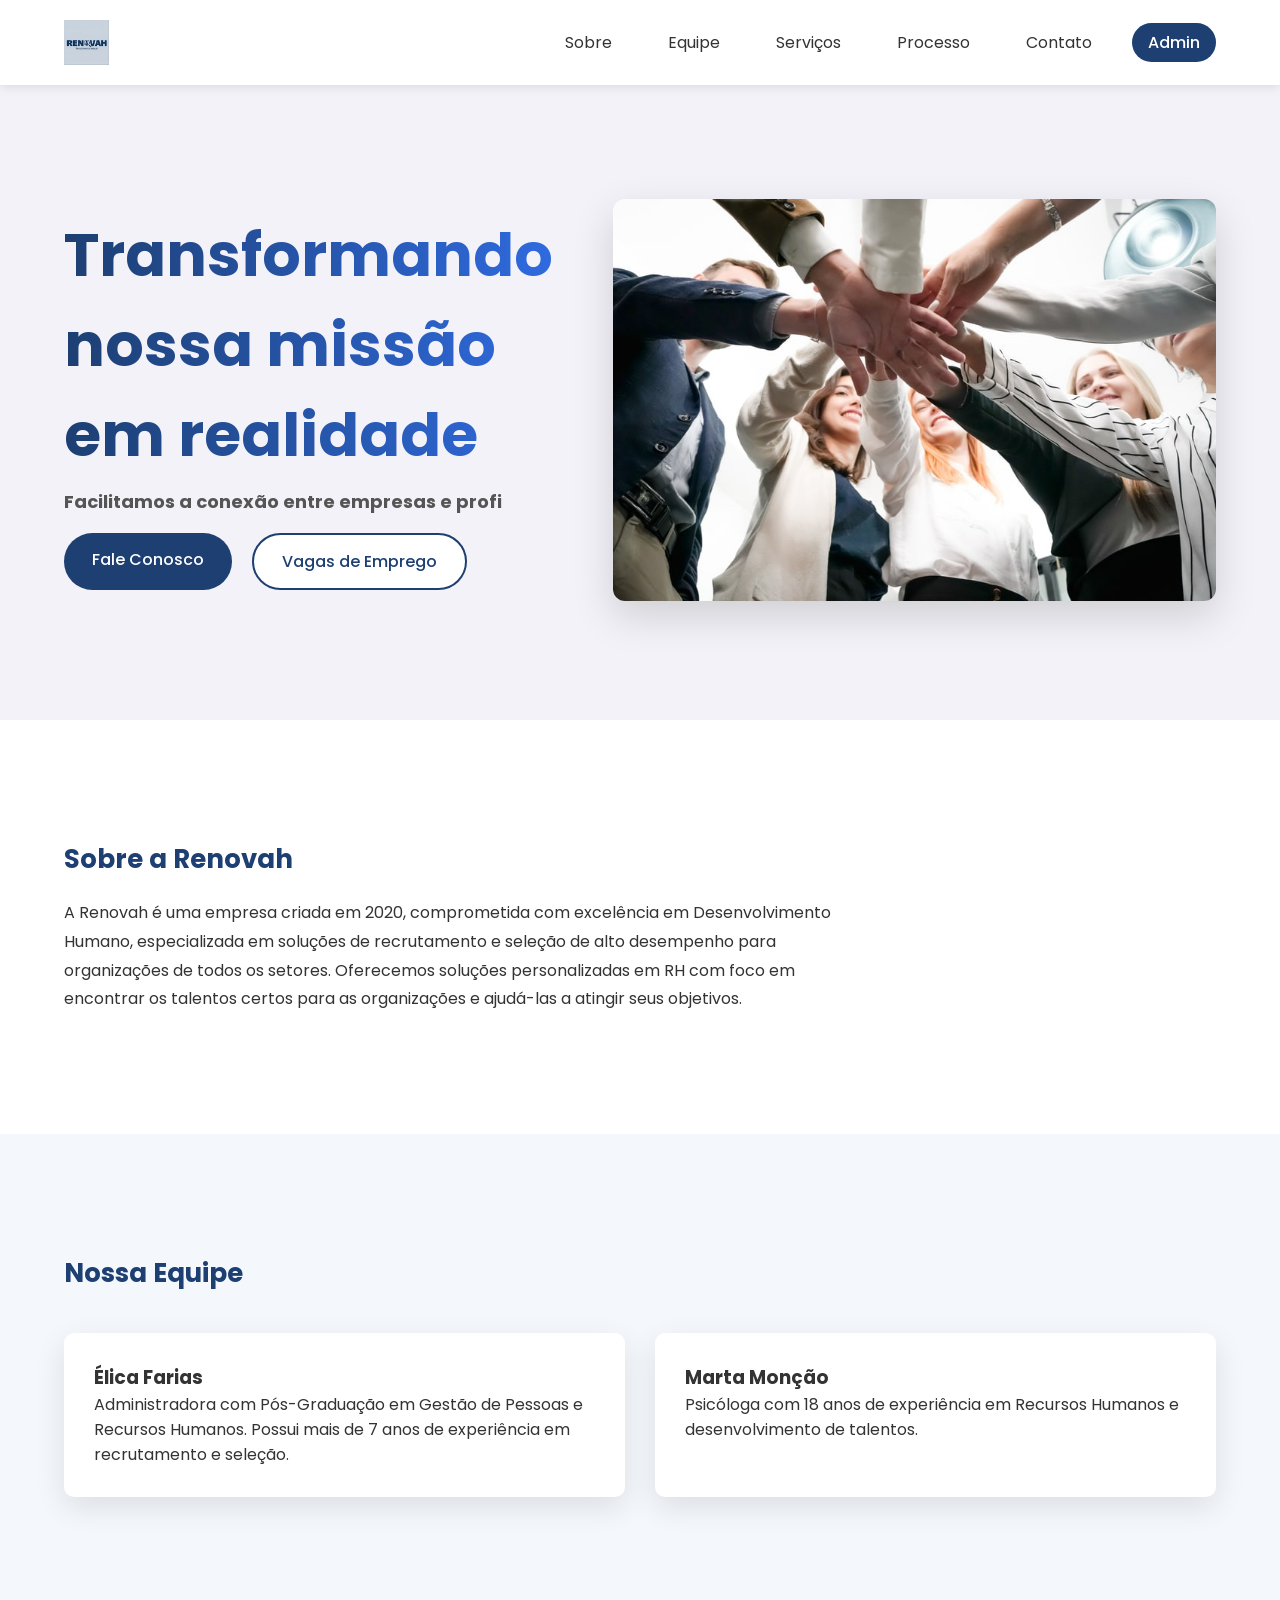
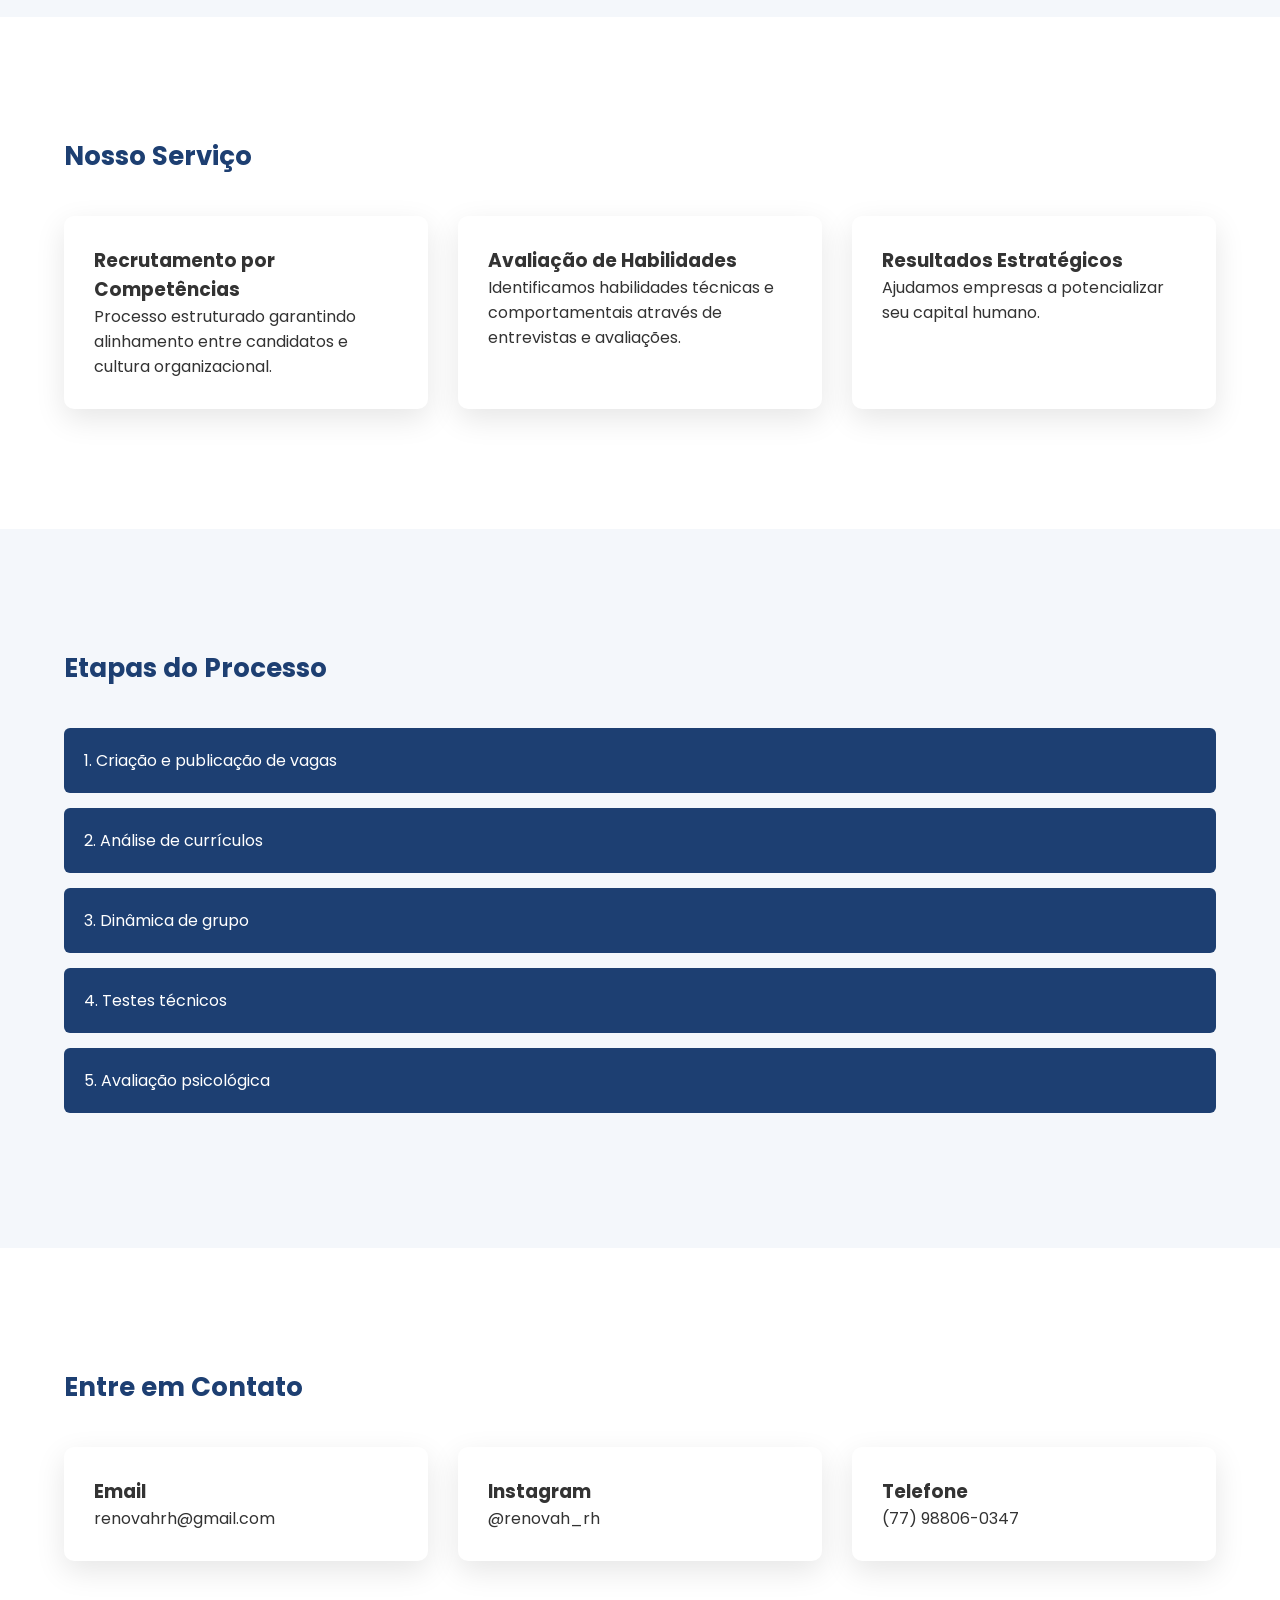
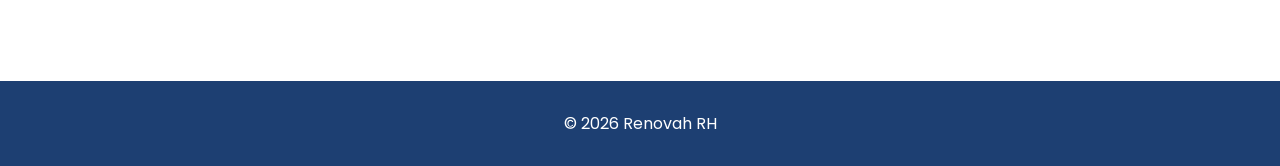
<file: index.html>
<!DOCTYPE html>
<html lang="pt-br">

<head>

<meta charset="UTF-8">
<meta name="viewport" content="width=device-width, initial-scale=1">

<title>Renovah RH</title>

<link rel="stylesheet" href="style.css">

<link href="https://fonts.googleapis.com/css2?family=Poppins:wght@300;400;500;600;700&display=swap" rel="stylesheet">

<link href="https://unpkg.com/aos@2.3.1/dist/aos.css" rel="stylesheet">

</head>

<body>

<header>

<div class="container nav">

<img src="logo.jpg" class="logo">

<nav>

<a href="#sobre">Sobre</a>
<a href="#equipe">Equipe</a>
<a href="#servicos">Serviços</a>
<a href="#processo">Processo</a>
<a href="#contato">Contato</a>

<a href="login.html" class="admin-btn">Admin</a>

</nav>

</div>

</header>


<!-- HERO -->

<section class="hero">

<div class="container hero-container">

<div class="hero-text">

<h1 class="hero-title">
Transformando nossa missão em realidade
</h1>

<p class="hero-typing">
<strong><span id="typing-text"></span></strong>
</p>

<div class="hero-buttons">

<a href="#contato" class="btn-primary">
Fale Conosco
</a>

<a href="vagas.html" class="btn-secondary">
Vagas de Emprego
</a>

</div>

</div>

<div class="hero-img" data-aos="zoom-in">
<img src="equipe.jpg">
</div>

</div>

</section>



<!-- SOBRE -->

<section id="sobre" class="section" data-aos="fade-up">

<div class="container">

<h2 data-aos="fade-up">Sobre a Renovah</h2>

<p class="sobre-text" data-aos="fade-up">

A Renovah é uma empresa criada em 2020, comprometida com excelência em Desenvolvimento Humano, especializada em soluções de recrutamento e seleção de alto desempenho para organizações de todos os setores.

Oferecemos soluções personalizadas em RH com foco em encontrar os talentos certos para as organizações e ajudá-las a atingir seus objetivos.

</p>

</div>

</section>



<!-- EQUIPE -->

<section id="equipe" class="section light" data-aos="fade-up">

<div class="container">

<h2 data-aos="fade-up">Nossa Equipe</h2>

<div class="cards">

<div class="card" data-aos="zoom-in">

<h3>Élica Farias</h3>

<p>
Administradora com Pós-Graduação em Gestão de Pessoas e Recursos Humanos.
Possui mais de 7 anos de experiência em recrutamento e seleção.
</p>

</div>

<div class="card" data-aos="zoom-in">

<h3>Marta Monção</h3>

<p>
Psicóloga com 18 anos de experiência em Recursos Humanos e desenvolvimento de talentos.
</p>

</div>

</div>

</div>

</section>



<!-- SERVIÇOS -->

<section id="servicos" class="section" data-aos="fade-up">

<div class="container">

<h2 data-aos="fade-up">Nosso Serviço</h2>

<div class="cards">

<div class="card" data-aos="fade-up">

<h3>Recrutamento por Competências</h3>

<p>
Processo estruturado garantindo alinhamento entre candidatos e cultura organizacional.
</p>

</div>

<div class="card" data-aos="fade-up">

<h3>Avaliação de Habilidades</h3>

<p>
Identificamos habilidades técnicas e comportamentais através de entrevistas e avaliações.
</p>

</div>

<div class="card" data-aos="fade-up">

<h3>Resultados Estratégicos</h3>

<p>
Ajudamos empresas a potencializar seu capital humano.
</p>

</div>

</div>

</div>

</section>



<!-- PROCESSO -->

<section id="processo" class="section light" data-aos="fade-up">

<div class="container">

<h2 data-aos="fade-up">Etapas do Processo</h2>

<div class="timeline">

<div class="step" data-aos="fade-right">1. Criação e publicação de vagas</div>
<div class="step" data-aos="fade-right">2. Análise de currículos</div>
<div class="step" data-aos="fade-right">3. Dinâmica de grupo</div>
<div class="step" data-aos="fade-right">4. Testes técnicos</div>
<div class="step" data-aos="fade-right">5. Avaliação psicológica</div>

</div>

</div>

</section>



<!-- CONTATO -->

<section id="contato" class="section" data-aos="fade-up">

<div class="container">

<h2 data-aos="fade-up">Entre em Contato</h2>

<div class="cards">

<div class="card" data-aos="zoom-in">
<h3>Email</h3>
<p>renovahrh@gmail.com</p>
</div>

<div class="card" data-aos="zoom-in">
<h3>Instagram</h3>
<p>@renovah_rh</p>
</div>

<div class="card" data-aos="zoom-in">
<h3>Telefone</h3>
<p>(77) 98806-0347</p>
</div>

</div>

</div>

</section>



<footer>

<p>© 2026 Renovah RH</p>

</footer>



<!-- TEXTO DIGITANDO -->

<script>

const text = [
"Facilitamos a conexão entre empresas e profissionais talentosos.",
"Recrutamento estratégico para empresas que buscam excelência."
];

let line = 0;
let index = 0;

function typeWriter(){

if(line < text.length){

if(index < text[line].length){

document.getElementById("typing-text").innerHTML += text[line].charAt(index);
index++;

setTimeout(typeWriter,35);

}else{

document.getElementById("typing-text").innerHTML += "<br><br>";
line++;
index = 0;

setTimeout(typeWriter,500);

}

}

}

window.onload = typeWriter;

</script>



<!-- AOS -->

<script src="https://unpkg.com/aos@2.3.1/dist/aos.js"></script>

<script>

AOS.init({
duration:1000,
once:true,
offset:120
});

</script>

</body>

</html>
</file>
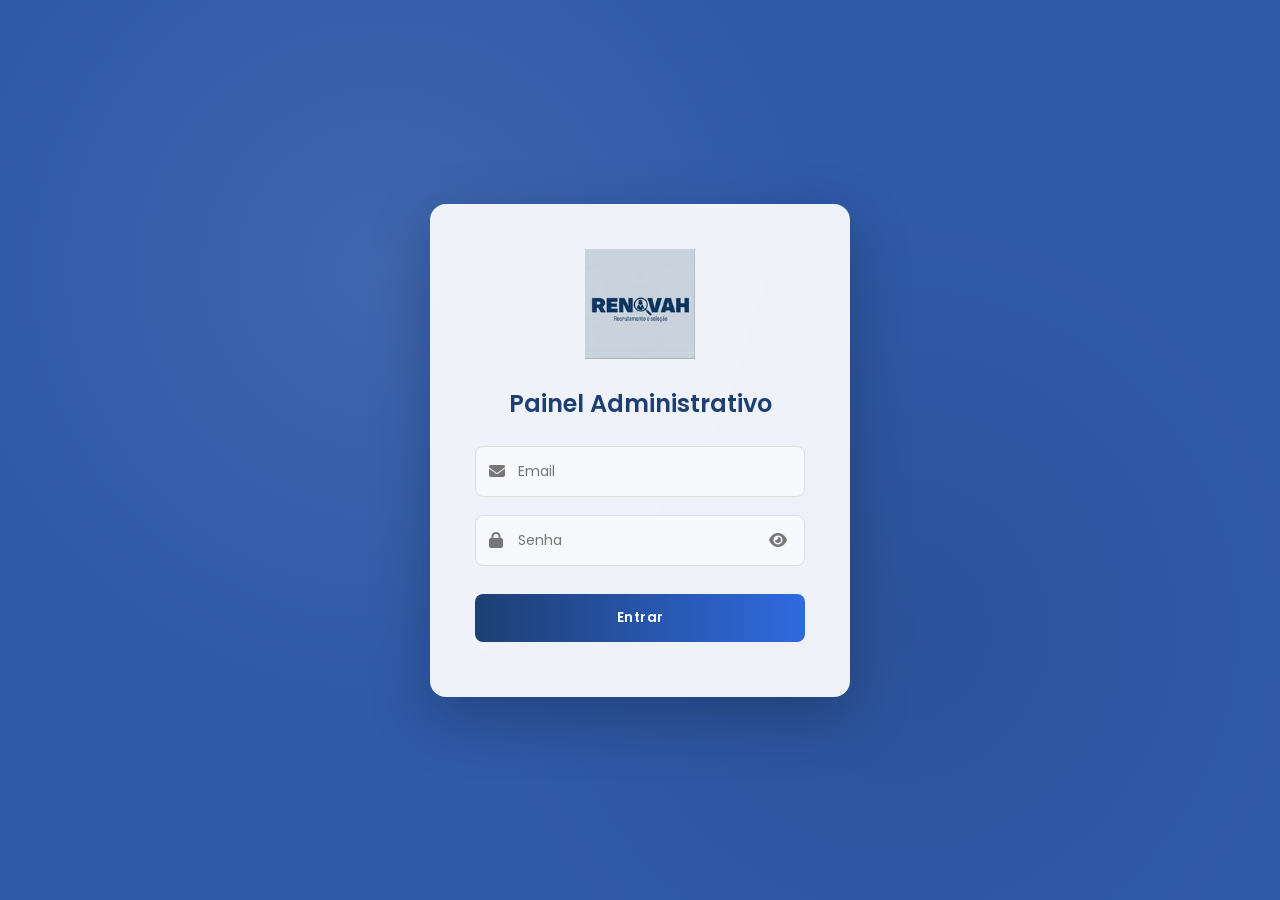
<file: login.html>
<!DOCTYPE html>
<html lang="pt-br">
<head>

<meta charset="UTF-8">
<meta name="viewport" content="width=device-width, initial-scale=1">

<title>Painel Admin - Renovah RH</title>

<link href="https://fonts.googleapis.com/css2?family=Poppins:wght@300;400;500;600;700&display=swap" rel="stylesheet">

<link rel="stylesheet" href="https://cdnjs.cloudflare.com/ajax/libs/font-awesome/6.5.0/css/all.min.css">

<style>

*{
margin:0;
padding:0;
box-sizing:border-box;
font-family:Poppins;
}

/* FUNDO */

body{

height:100vh;
display:flex;
align-items:center;
justify-content:center;

background:#2f5aa8;

background-image:
radial-gradient(circle at 30% 30%, rgba(255,255,255,0.08), transparent 40%),
radial-gradient(circle at 70% 70%, rgba(0,0,0,0.08), transparent 40%);

}

/* ANIMAÇÃO DO FUNDO */

/* CARD */

.login-card{

width:420px;

padding:45px;

border-radius:16px;

background:rgba(255,255,255,0.92);

backdrop-filter:blur(12px);

box-shadow:
0 20px 60px rgba(0,0,0,0.25);

text-align:center;

animation:fadeUp 0.8s ease;

}

/* ANIMAÇÃO */

@keyframes fadeUp{

from{
opacity:0;
transform:translateY(40px);
}

to{
opacity:1;
transform:translateY(0);
}

}

/* LOGO */

.logo{

width:110px;
margin-bottom:20px;

}

/* TITULO */

h2{

color:#1d3f72;
margin-bottom:25px;
font-weight:600;

}

/* INPUT */

.input-box{

position:relative;
margin-bottom:18px;

}

.input-box input{

width:100%;
padding:14px 55px 14px 42px;

border-radius:8px;
border:1px solid #ddd;

font-size:14px;
transition:0.3s;

background:#f7f9fc;

}

.input-box input:focus{

border-color:#1d3f72;
outline:none;

box-shadow:0 0 0 2px rgba(29,63,114,0.15);

}

/* ICONES */

/* Ícone da esquerda */

.input-box i:first-child{

position:absolute;
left:14px;
top:50%;
transform:translateY(-50%);
color:#777;

}

/* Olho da direita */

.show-pass{

position:absolute;

right:14px;

top:50%;

transform:translateY(-50%);

cursor:pointer;

color:#777;

font-size:16px;

}

/* BOTÃO */

.login-btn{

margin-top:10px;

width:100%;
padding:14px;

border:none;

background:linear-gradient(90deg,#1d3f72,#2f6adf);

color:white;

border-radius:8px;

font-weight:600;
letter-spacing:0.5px;

cursor:pointer;

transition:0.3s;

}

.login-btn:hover{

transform:translateY(-2px);

box-shadow:
0 10px 25px rgba(0,0,0,0.25);

}

/* ERRO */

.erro{

margin-top:10px;
color:#d00000;
font-size:14px;

}

/* MOSTRAR SENHA */

.show-pass{

position:absolute;

right:18px;

top:50%;

transform:translateY(-50%);

cursor:pointer;

color:#777;

font-size:16px;

}

</style>

</head>

<body>

<div class="login-card">

<img src="logo.jpg" class="logo">

<h2>Painel Administrativo</h2>

<div class="input-box">

<i class="fa-solid fa-envelope"></i>

<input type="email" id="email" placeholder="Email">

</div>

<div class="input-box">

<i class="fa-solid fa-lock"></i>

<input type="password" id="senha" placeholder="Senha">

<i class="fa-solid fa-eye show-pass" onclick="mostrarSenha()"></i>

</div>

<button class="login-btn" onclick="login()">
Entrar
</button>

<p id="erro" class="erro"></p>

</div>

<script src="admin.js"></script>

<script>

function mostrarSenha(){

const senha = document.getElementById("senha")

if(senha.type === "password"){
senha.type = "text"
}else{
senha.type = "password"
}

}

</script>

</body>
</html>
</file>
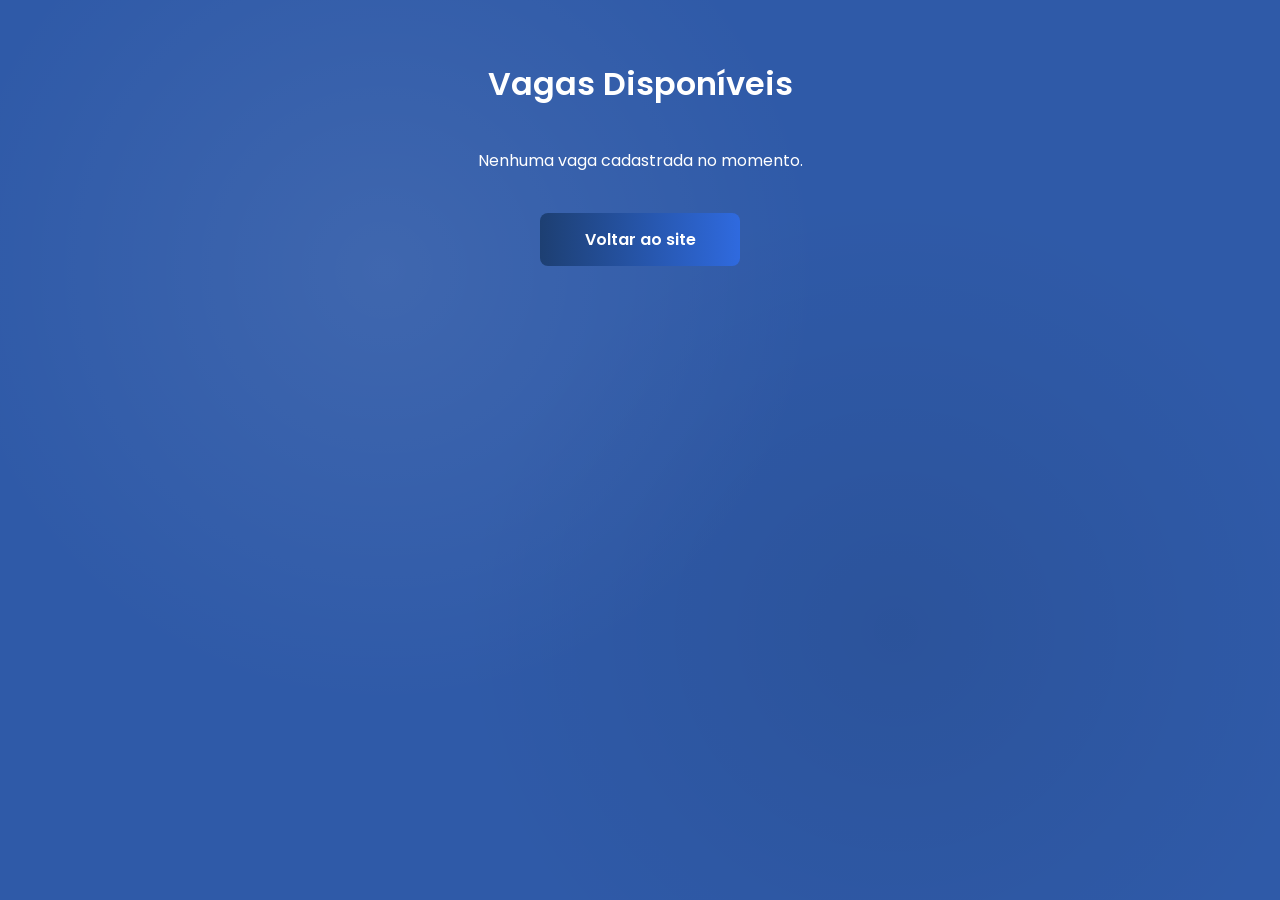
<file: vagas.html>
<!DOCTYPE html>
<html lang="pt-br">
<head>

<meta charset="UTF-8">
<meta name="viewport" content="width=device-width, initial-scale=1">

<title>Vagas de Emprego - Renovah RH</title>

<link href="https://fonts.googleapis.com/css2?family=Poppins:wght@300;400;500;600;700&display=swap" rel="stylesheet">

<style>

*{
margin:0;
padding:0;
box-sizing:border-box;
font-family:Poppins;
}

/* FUNDO */

body{

min-height:100vh;

background:#2f5aa8;

background-image:
radial-gradient(circle at 30% 30%, rgba(255,255,255,0.08), transparent 40%),
radial-gradient(circle at 70% 70%, rgba(0,0,0,0.08), transparent 40%);

padding:60px 20px;

}

/* TITULO */

h1{

text-align:center;
color:white;
margin-bottom:40px;
font-weight:600;

}

/* GRID */

.vagas-container{

max-width:1100px;
margin:auto;

display:grid;
grid-template-columns:repeat(auto-fit,minmax(320px,1fr));
gap:25px;

}

/* CARD */

.vaga{

background:rgba(255,255,255,0.92);

backdrop-filter:blur(12px);

padding:28px;

border-radius:14px;

box-shadow:0 20px 50px rgba(0,0,0,0.25);

transition:0.3s;

}

.vaga:hover{

transform:translateY(-6px);

box-shadow:0 30px 70px rgba(0,0,0,0.35);

}

/* TITULO DA VAGA */

.vaga h3{

color:#1d3f72;
margin-bottom:10px;

}

/* TEXTO */

.vaga p{

font-size:14px;
margin-bottom:6px;
color:#333;

}

/* BOTÃO VOLTAR */

.voltar{

display:block;
width:200px;

margin:40px auto 0;

text-align:center;

background:linear-gradient(90deg,#1d3f72,#2f6adf);

color:white;

padding:14px;

border-radius:8px;

text-decoration:none;

font-weight:600;

transition:0.3s;

}

.voltar:hover{

transform:translateY(-2px);
box-shadow:0 10px 25px rgba(0,0,0,0.25);

}

</style>

</head>

<body>

<h1>Vagas Disponíveis</h1>

<div class="vagas-container" id="lista-vagas"></div>

<a href="index.html" class="voltar">Voltar ao site</a>

<script>

let vagas = JSON.parse(localStorage.getItem("vagas")) || [];

let container = document.getElementById("lista-vagas");

if(vagas.length === 0){

container.innerHTML = "<p style='color:white;text-align:center;'>Nenhuma vaga cadastrada no momento.</p>";

}

vagas.forEach(v=>{

container.innerHTML += `

<div class="vaga">

<h3>${v.titulo}</h3>

<p><strong>Salário:</strong> ${v.salario || ""}</p>

<p><strong>Horário:</strong> ${v.horario || ""}</p>

<p><strong>Benefícios:</strong> ${v.beneficios || ""}</p>

<p><strong>Requisitos:</strong> ${v.requisitos || ""}</p>

<p><strong>Descrição:</strong> ${v.descricao || ""}</p>

</div>

`

})

</script>

</body>
</html>
</file>
<file: style.css>
*{
margin:0;
padding:0;
box-sizing:border-box;
}

body{
font-family:Poppins;
color:#333;
}

.container{
width:90%;
max-width:1200px;
margin:auto;
}


/* HEADER */

header{
background:white;
box-shadow:0 2px 10px rgba(0,0,0,0.1);
position:fixed;
width:100%;
top:0;
z-index:1000;
}

.nav{
display:flex;
justify-content:space-between;
align-items:center;
padding:20px 0;
}

.logo{
height:45px;
}

nav a{
margin-left:20px;
text-decoration:none;
color:#333;
padding:8px 16px;
border-radius:20px;
transition:0.3s;
}

nav a:hover{
background:#1d3f72;
color:white;
}


/* HERO */

.hero{
min-height:80vh;
display:flex;
align-items:center;
background:#f2f2f8;
padding-top:80px;
}

.hero-container{
display:flex;
align-items:center;
justify-content:space-between;
gap:60px;
}

.hero-text{
flex:1;
max-width:520px;
}

.hero-img{
flex:1.4;
display:flex;
justify-content:center;
}

.hero-img img{
width:100%;
max-width:700px;
border-radius:12px;
box-shadow:0 15px 40px rgba(0,0,0,0.15);
}

.hero-text h1{
font-size:60px;
color:#1d3f72;
margin-bottom:5px;
}

.hero-text p{
font-size:18px;
margin-bottom:15px;
color:#555;
}


/* BOTÕES */

.hero-buttons{
display:flex;
gap:20px;
margin-top:20px;
}

.btn-primary{
background:#1d3f72;
color:white;
padding:14px 28px;
border-radius:30px;
text-decoration:none;
font-weight:500;
transition:0.3s;
}

.btn-primary:hover{
background:#2f5aa8;
}

.btn-secondary{
background:white;
color:#1d3f72;
border:2px solid #1d3f72;
padding:14px 28px;
border-radius:30px;
text-decoration:none;
font-weight:500;
transition:0.3s;
}

.btn-secondary:hover{
background:#1d3f72;
color:white;
}


/* SECTIONS */

.section{
padding:120px 0;
}

.section.light{
background:#f4f7fb;
}

.section h2{
font-size:26px;
margin-bottom:20px;
color:#1d3f72;
}

.sobre-text{
max-width:800px;
line-height:1.8;
}


/* CARDS */

.cards{
display:grid;
grid-template-columns:repeat(auto-fit,minmax(260px,1fr));
gap:30px;
margin-top:40px;
}

.card{
background:white;
padding:30px;
border-radius:10px;
box-shadow:0 10px 30px rgba(0,0,0,0.1);
transition:0.3s;
}

.card:hover{
transform:translateY(-8px);
}


/* TIMELINE */

.timeline{
margin-top:40px;
}

.step{
background:#1d3f72;
color:white;
padding:20px;
margin-bottom:15px;
border-radius:6px;
}


/* FOOTER */

footer{
background:#1d3f72;
color:white;
text-align:center;
padding:30px;
}

/* ANIMAÇÃO TEXTO HERO */

.hero-title{
opacity:0;
transform:translateY(40px);
animation:fadeUp 1s forwards;
}

.hero-subtitle{
opacity:0;
transform:translateY(40px);
animation:fadeUp 1s 0.4s forwards;
}

.hero-typing{
opacity:0;
transform:translateY(40px);
animation:fadeUp 1s 0.8s forwards;
font-weight:500;
color:#1d3f72;
margin-top:10px;
}

@keyframes fadeUp{
to{
opacity:1;
transform:translateY(0);
}
}


/* GRADIENTE NO TITULO */

.hero-title{
background:linear-gradient(90deg,#1d3f72,#2f6adf,#1d3f72);
background-size:200%;
-webkit-background-clip:text;
-webkit-text-fill-color:transparent;
animation:gradientMove 6s infinite linear, fadeUp 1s forwards;
}

@keyframes gradientMove{
0%{
background-position:0%;
}

100%{
background-position:200%;
}
}

.hero-description{
opacity:0;
transform:translateY(40px);
animation:fadeUp 1s 0.8s forwards;
font-size:17px;
color:#555;
}

.hero-typing{
font-size:18px;
font-weight:600;
color:#444;
margin-top:10px;
margin-bottom:5px;
line-height:1.3;
}

.admin-btn{

background:#1d3f72;
color:white;
padding:8px 18px;
border-radius:20px;
font-weight:500;

}

.admin-btn{
background:#1d3f72;
color:white;
padding:8px 16px;
border-radius:20px;
margin-left:20px;
}

.admin-btn:hover{
background:#2f5aa8;
}
</file>
